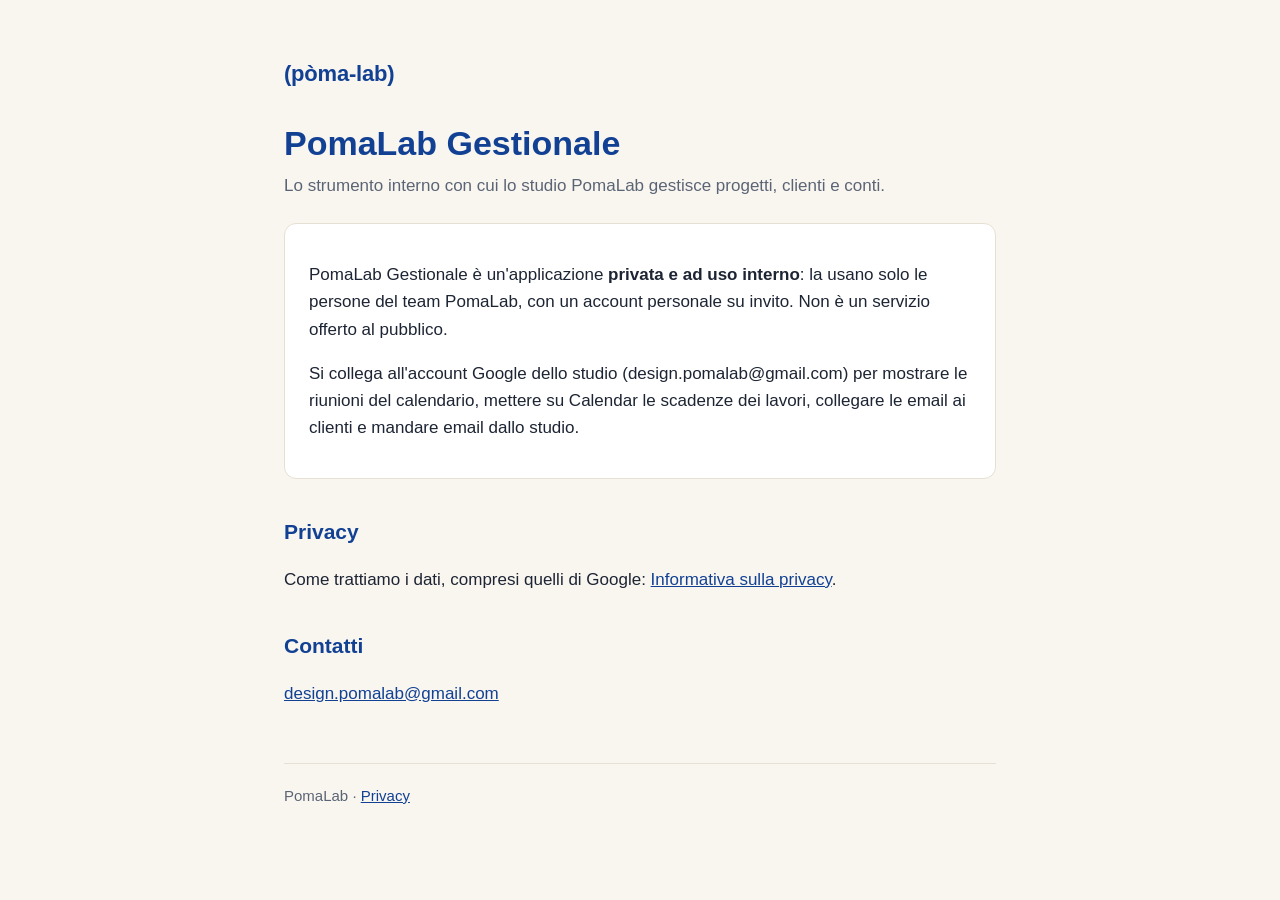
<file: index.html>
<!DOCTYPE html>
<html lang="it">
<head>
<meta charset="utf-8">
<meta name="viewport" content="width=device-width, initial-scale=1">
<title>PomaLab Gestionale</title>
<link rel="stylesheet" href="style.css">
</head>
<body>
<main>
  <a class="logo" href="./">(pòma-lab)</a>
  <h1>PomaLab Gestionale</h1>
  <p class="sub">Lo strumento interno con cui lo studio PomaLab gestisce progetti, clienti e conti.</p>

  <div class="box">
    <p>PomaLab Gestionale è un'applicazione <strong>privata e ad uso interno</strong>: la usano solo le persone del team PomaLab, con un account personale su invito. Non è un servizio offerto al pubblico.</p>
    <p>Si collega all'account Google dello studio (design.pomalab@gmail.com) per mostrare le riunioni del calendario, mettere su Calendar le scadenze dei lavori, collegare le email ai clienti e mandare email dallo studio.</p>
  </div>

  <h2>Privacy</h2>
  <p>Come trattiamo i dati, compresi quelli di Google: <a href="privacy.html">Informativa sulla privacy</a>.</p>

  <h2>Contatti</h2>
  <p><a href="mailto:design.pomalab@gmail.com">design.pomalab@gmail.com</a></p>

  <footer>PomaLab · <a href="privacy.html">Privacy</a></footer>
</main>
</body>
</html>
</file>
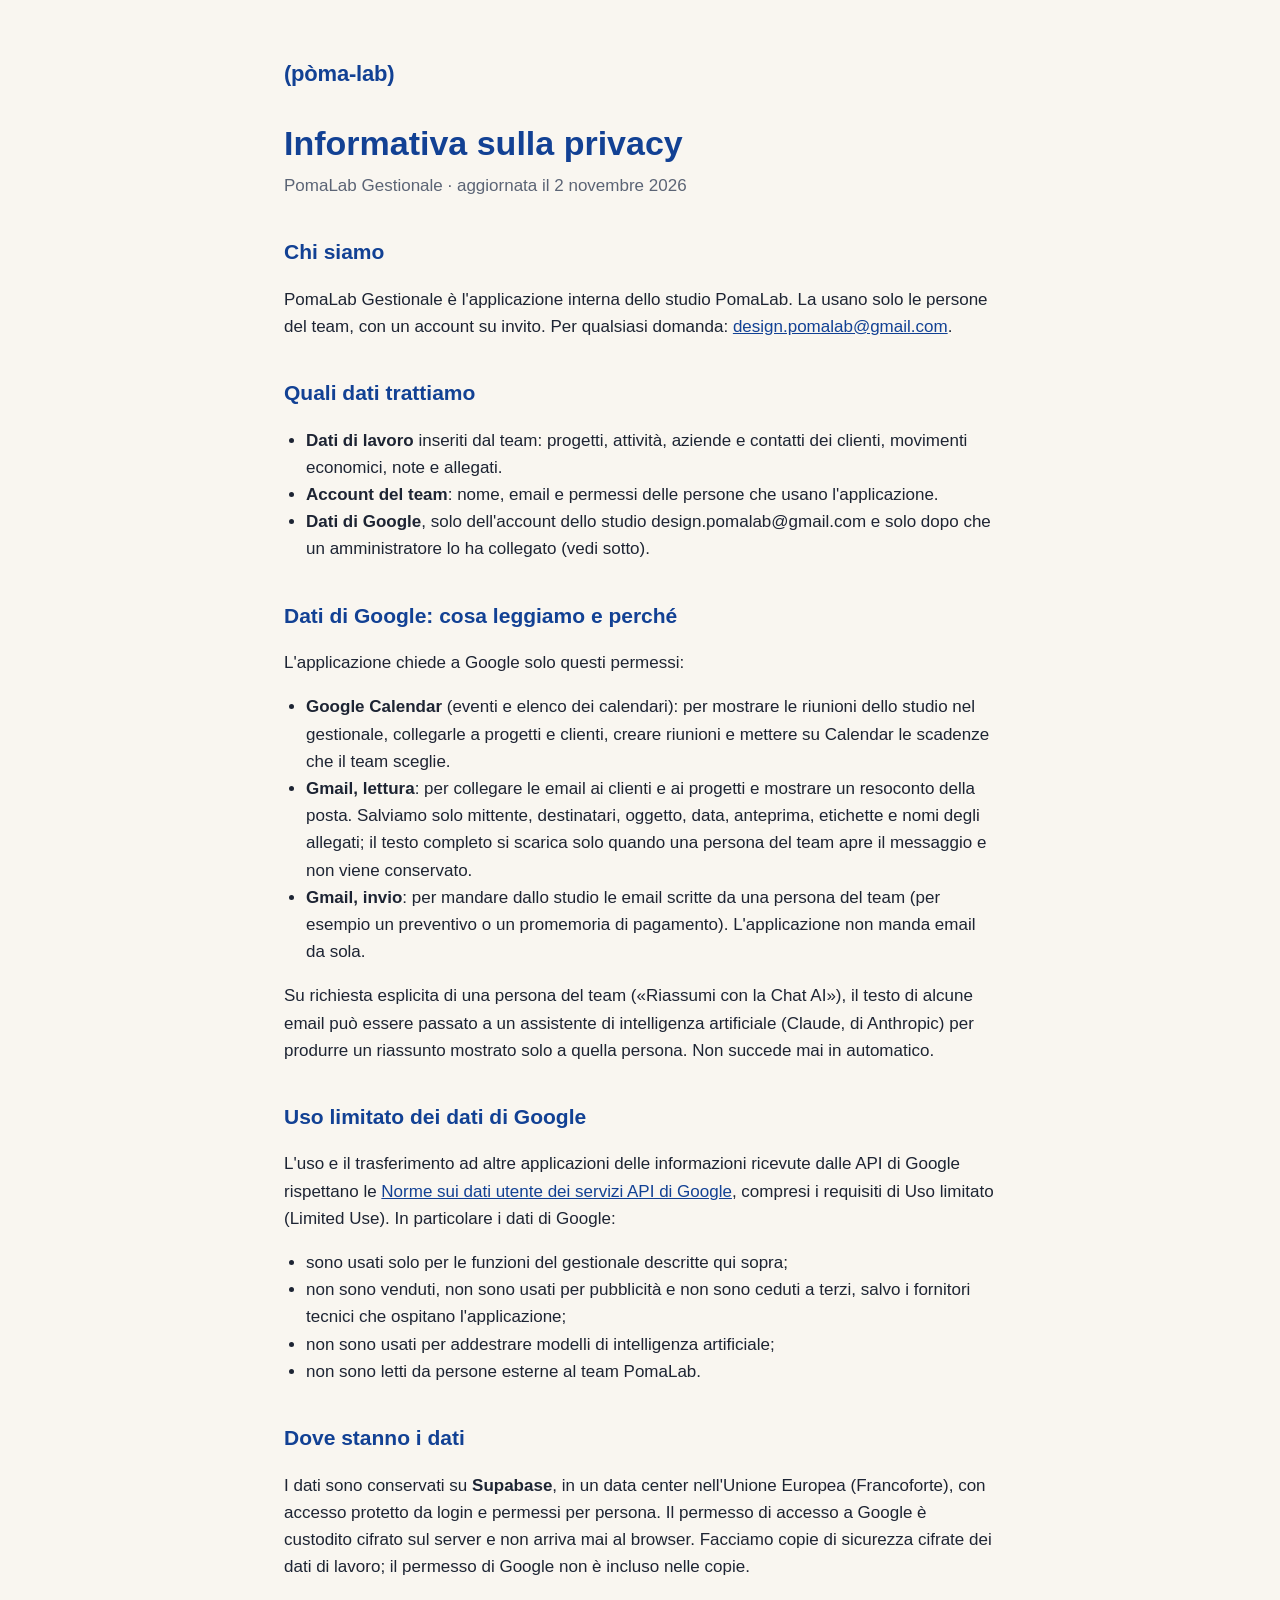
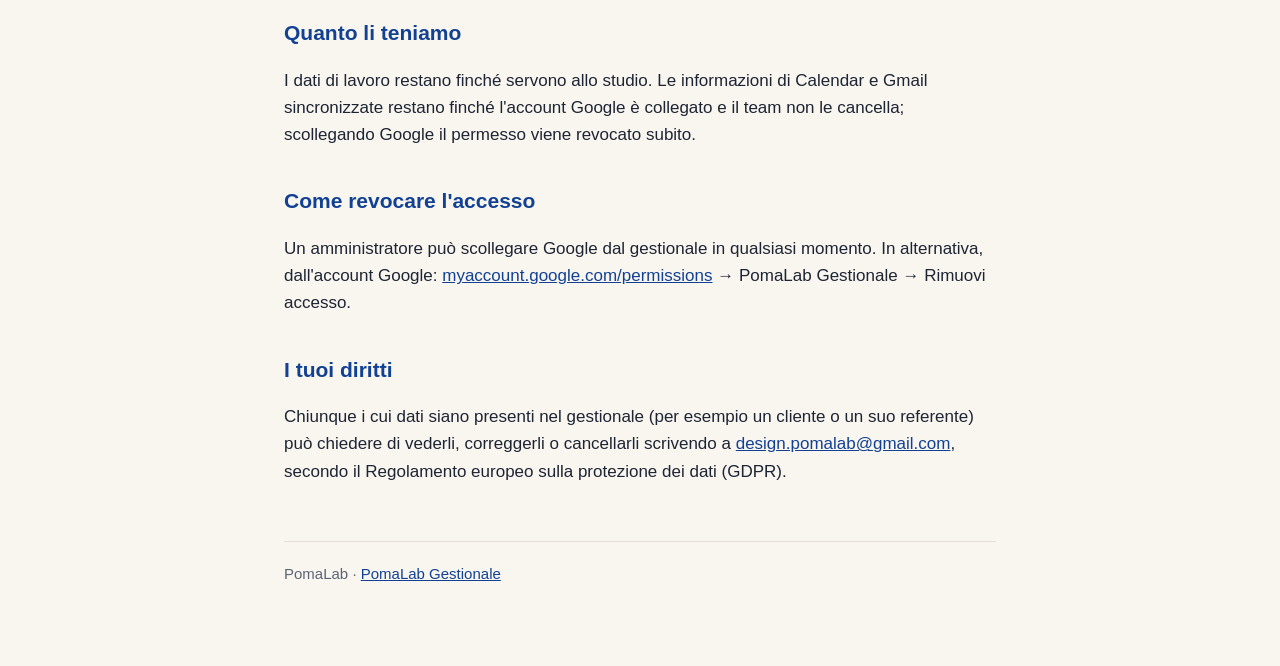
<file: privacy.html>
<!DOCTYPE html>
<html lang="it">
<head>
<meta charset="utf-8">
<meta name="viewport" content="width=device-width, initial-scale=1">
<title>Informativa sulla privacy · PomaLab Gestionale</title>
<link rel="stylesheet" href="style.css">
</head>
<body>
<main>
  <a class="logo" href="./">(pòma-lab)</a>
  <h1>Informativa sulla privacy</h1>
  <p class="sub">PomaLab Gestionale · aggiornata il 2 novembre 2026</p>

  <h2>Chi siamo</h2>
  <p>PomaLab Gestionale è l'applicazione interna dello studio PomaLab. La usano solo le persone del team, con un account su invito. Per qualsiasi domanda: <a href="mailto:design.pomalab@gmail.com">design.pomalab@gmail.com</a>.</p>

  <h2>Quali dati trattiamo</h2>
  <ul>
    <li><strong>Dati di lavoro</strong> inseriti dal team: progetti, attività, aziende e contatti dei clienti, movimenti economici, note e allegati.</li>
    <li><strong>Account del team</strong>: nome, email e permessi delle persone che usano l'applicazione.</li>
    <li><strong>Dati di Google</strong>, solo dell'account dello studio design.pomalab@gmail.com e solo dopo che un amministratore lo ha collegato (vedi sotto).</li>
  </ul>

  <h2>Dati di Google: cosa leggiamo e perché</h2>
  <p>L'applicazione chiede a Google solo questi permessi:</p>
  <ul>
    <li><strong>Google Calendar</strong> (eventi e elenco dei calendari): per mostrare le riunioni dello studio nel gestionale, collegarle a progetti e clienti, creare riunioni e mettere su Calendar le scadenze che il team sceglie.</li>
    <li><strong>Gmail, lettura</strong>: per collegare le email ai clienti e ai progetti e mostrare un resoconto della posta. Salviamo solo mittente, destinatari, oggetto, data, anteprima, etichette e nomi degli allegati; il testo completo si scarica solo quando una persona del team apre il messaggio e non viene conservato.</li>
    <li><strong>Gmail, invio</strong>: per mandare dallo studio le email scritte da una persona del team (per esempio un preventivo o un promemoria di pagamento). L'applicazione non manda email da sola.</li>
  </ul>
  <p>Su richiesta esplicita di una persona del team («Riassumi con la Chat AI»), il testo di alcune email può essere passato a un assistente di intelligenza artificiale (Claude, di Anthropic) per produrre un riassunto mostrato solo a quella persona. Non succede mai in automatico.</p>

  <h2>Uso limitato dei dati di Google</h2>
  <p>L'uso e il trasferimento ad altre applicazioni delle informazioni ricevute dalle API di Google rispettano le <a href="https://developers.google.com/terms/api-services-user-data-policy">Norme sui dati utente dei servizi API di Google</a>, compresi i requisiti di Uso limitato (Limited Use). In particolare i dati di Google:</p>
  <ul>
    <li>sono usati solo per le funzioni del gestionale descritte qui sopra;</li>
    <li>non sono venduti, non sono usati per pubblicità e non sono ceduti a terzi, salvo i fornitori tecnici che ospitano l'applicazione;</li>
    <li>non sono usati per addestrare modelli di intelligenza artificiale;</li>
    <li>non sono letti da persone esterne al team PomaLab.</li>
  </ul>

  <h2>Dove stanno i dati</h2>
  <p>I dati sono conservati su <strong>Supabase</strong>, in un data center nell'Unione Europea (Francoforte), con accesso protetto da login e permessi per persona. Il permesso di accesso a Google è custodito cifrato sul server e non arriva mai al browser. Facciamo copie di sicurezza cifrate dei dati di lavoro; il permesso di Google non è incluso nelle copie.</p>

  <h2>Quanto li teniamo</h2>
  <p>I dati di lavoro restano finché servono allo studio. Le informazioni di Calendar e Gmail sincronizzate restano finché l'account Google è collegato e il team non le cancella; scollegando Google il permesso viene revocato subito.</p>

  <h2>Come revocare l'accesso</h2>
  <p>Un amministratore può scollegare Google dal gestionale in qualsiasi momento. In alternativa, dall'account Google: <a href="https://myaccount.google.com/permissions">myaccount.google.com/permissions</a> → PomaLab Gestionale → Rimuovi accesso.</p>

  <h2>I tuoi diritti</h2>
  <p>Chiunque i cui dati siano presenti nel gestionale (per esempio un cliente o un suo referente) può chiedere di vederli, correggerli o cancellarli scrivendo a <a href="mailto:design.pomalab@gmail.com">design.pomalab@gmail.com</a>, secondo il Regolamento europeo sulla protezione dei dati (GDPR).</p>

  <footer>PomaLab · <a href="./">PomaLab Gestionale</a></footer>
</main>
</body>
</html>
</file>
<file: style.css>
:root { --blu: #124194; --carta: #F9F6F0; --rosso: #E84528; --testo: #1d2433; }
* { box-sizing: border-box; }
body { margin: 0; background: var(--carta); color: var(--testo); font: 17px/1.6 -apple-system, BlinkMacSystemFont, "Segoe UI", Helvetica, Arial, sans-serif; }
main { max-width: 760px; margin: 0 auto; padding: 56px 24px 80px; }
.logo { color: var(--blu); font-weight: 700; font-size: 22px; letter-spacing: -0.01em; text-decoration: none; }
h1 { color: var(--blu); font-size: 34px; line-height: 1.2; margin: 32px 0 8px; }
h2 { color: var(--blu); font-size: 21px; margin: 36px 0 8px; }
a { color: var(--blu); }
.sub { color: #5b6475; margin: 0 0 24px; }
.box { background: #fff; border: 1px solid #e6e0d4; border-radius: 12px; padding: 20px 24px; margin: 24px 0; }
ul { padding-left: 22px; }
footer { margin-top: 56px; padding-top: 20px; border-top: 1px solid #e6e0d4; color: #5b6475; font-size: 15px; }
.accent { color: var(--rosso); }
</file>
